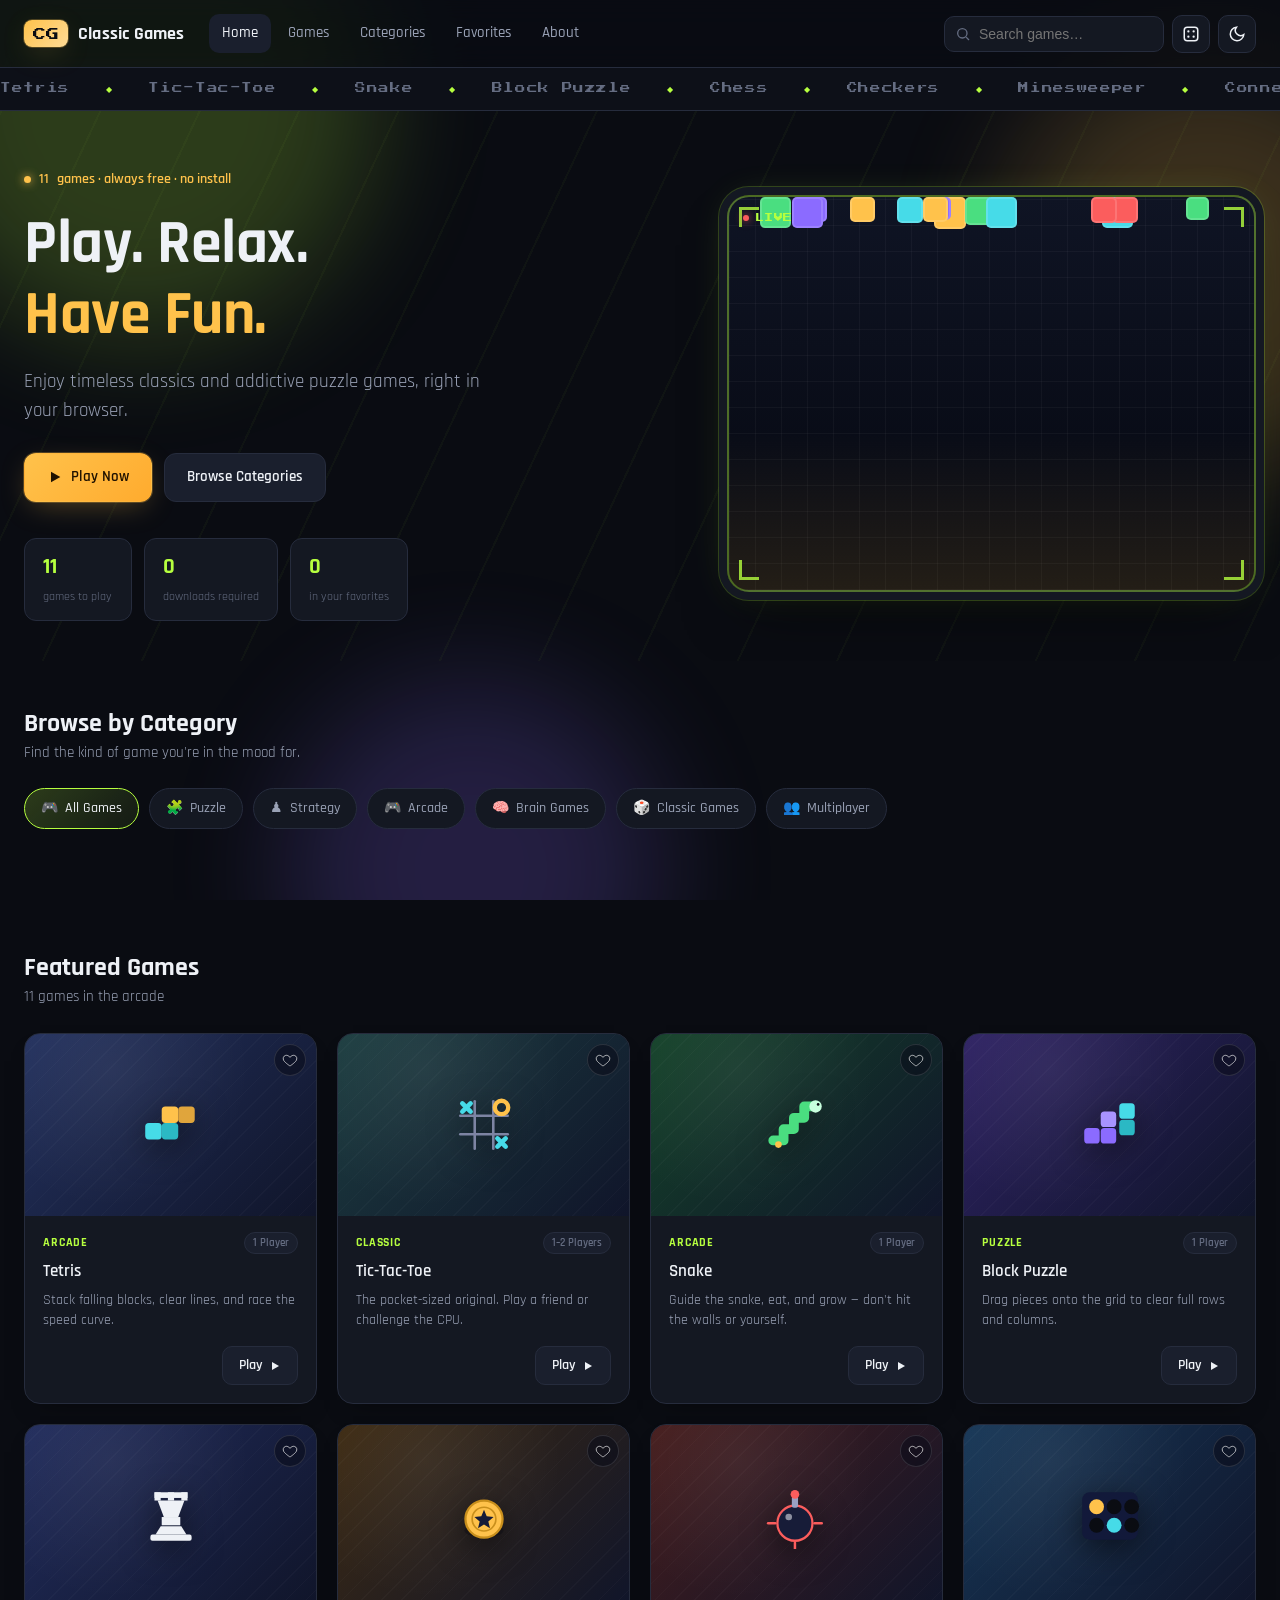
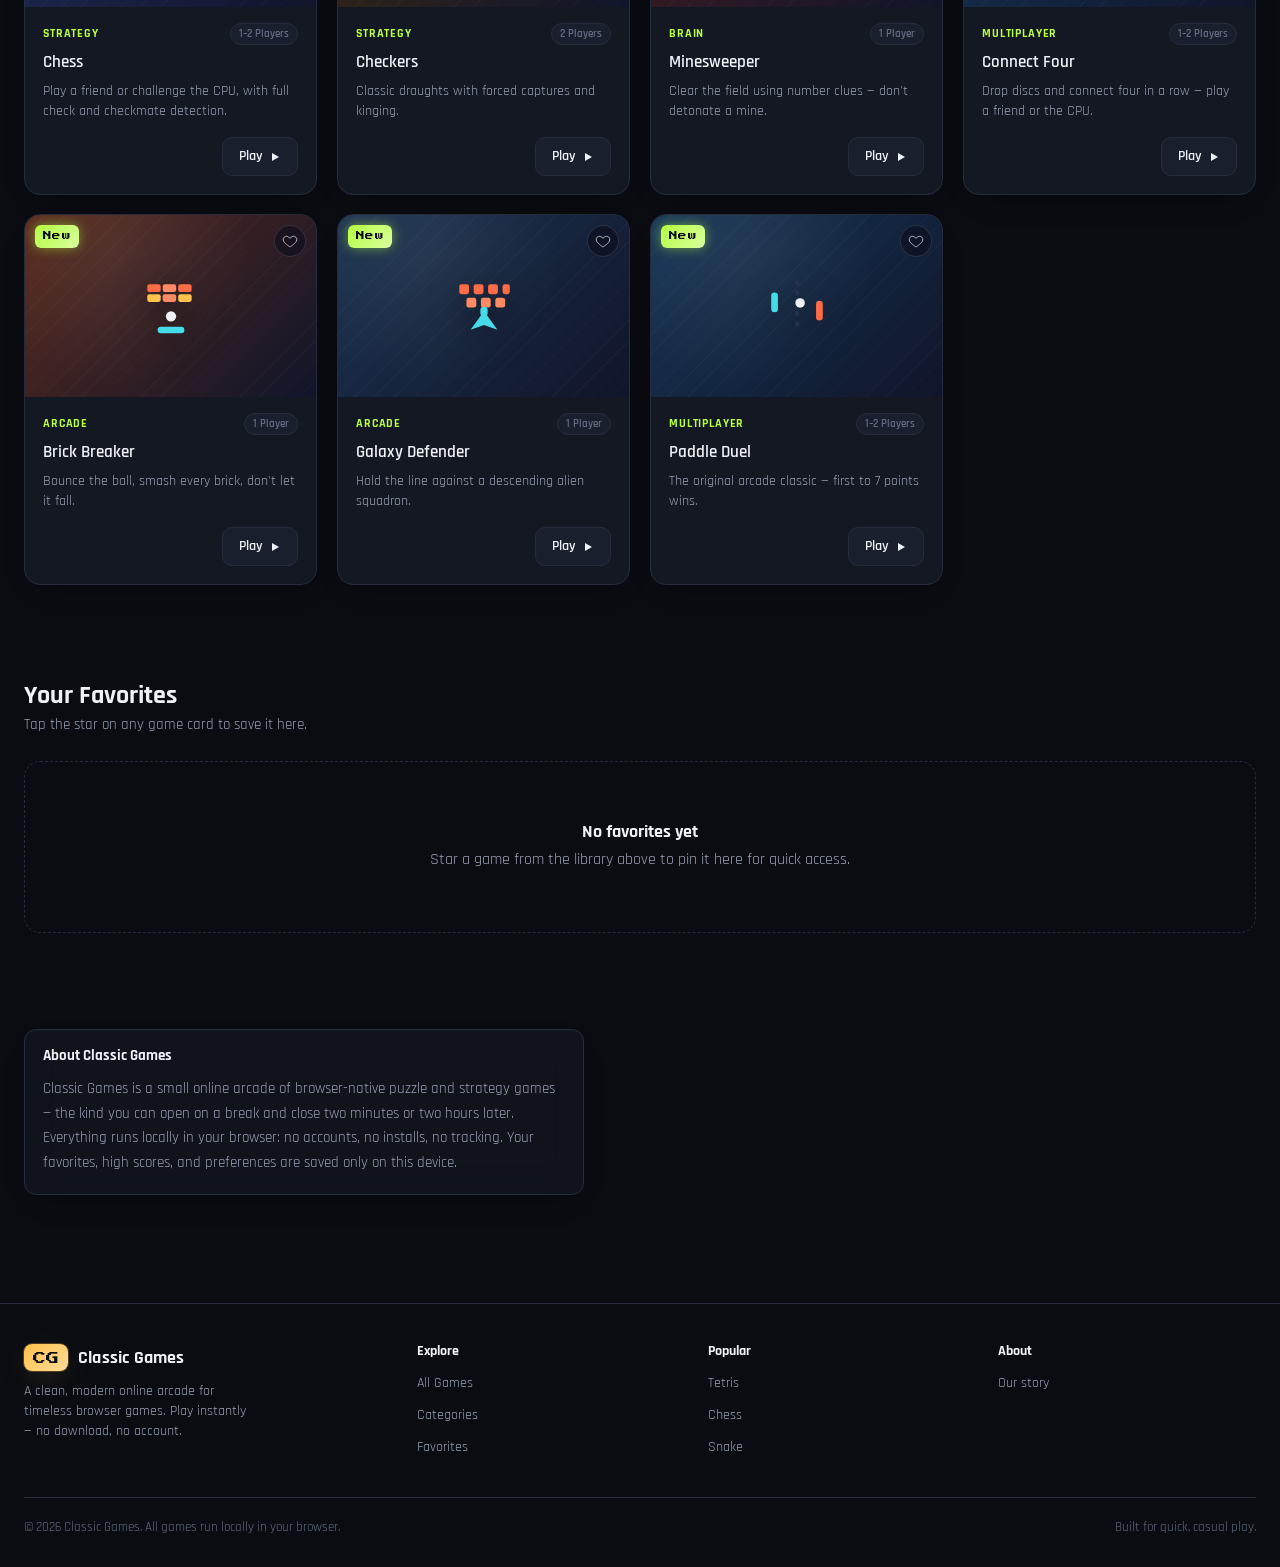
<file: index.html>
<!DOCTYPE html>
<html lang="en">
<head>
<meta charset="UTF-8">
<meta name="viewport" content="width=device-width, initial-scale=1.0">
<title>Classic Games — Play. Relax. Have Fun.</title>
<meta name="description" content="A modern online arcade of timeless browser games — Tetris, Chess, Snake, Minesweeper and more. No download, no account.">
<link rel="icon" href="data:image/svg+xml,<svg xmlns=%22http://www.w3.org/2000/svg%22 viewBox=%220 0 100 100%22><text y=%22.9em%22 font-size=%2290%22>🕹️</text></svg>">
<link rel="stylesheet" href="css/styles.css">
</head>
<body>
<div class="aurora" aria-hidden="true"><span></span><span></span><span></span></div>
<a href="#main" class="skip-link">Skip to content</a>

<header class="site-header">
  <div class="container">
    <a href="index.html" class="brand" aria-label="Classic Games home">
      <span class="brand-mark">CG</span>
      <span class="brand-name">Classic Games</span>
    </a>

    <nav class="main-nav" aria-label="Primary">
      <a href="index.html" class="active">Home</a>
      <a href="#library">Games</a>
      <a href="#categories">Categories</a>
      <a href="#favorites">Favorites</a>
      <a href="#about">About</a>
    </nav>

    <div class="header-actions">
      <div class="search-wrap">
        <svg class="search-icon" viewBox="0 0 24 24" fill="none" stroke="currentColor" stroke-width="2"><circle cx="11" cy="11" r="7"/><line x1="21" y1="21" x2="16.65" y2="16.65"/></svg>
        <input type="search" class="search-input" id="searchInput" placeholder="Search games…" aria-label="Search games">
      </div>
      <button class="icon-btn" id="randomBtn" title="Random game" aria-label="Play a random game">
        <svg viewBox="0 0 24 24" fill="none" stroke="currentColor" stroke-width="2"><rect x="3" y="3" width="18" height="18" rx="4"/><circle cx="8.5" cy="8.5" r="1.5" fill="currentColor" stroke="none"/><circle cx="15.5" cy="15.5" r="1.5" fill="currentColor" stroke="none"/><circle cx="15.5" cy="8.5" r="1.5" fill="currentColor" stroke="none"/><circle cx="8.5" cy="15.5" r="1.5" fill="currentColor" stroke="none"/></svg>
      </button>
      <button class="icon-btn" id="themeToggle" title="Toggle dark / light mode" aria-label="Toggle dark or light mode">
        <svg viewBox="0 0 24 24" fill="none" stroke="currentColor" stroke-width="2" id="themeIcon"><path d="M21 12.79A9 9 0 1 1 11.21 3 7 7 0 0 0 21 12.79z"/></svg>
      </button>
      <button class="icon-btn nav-toggle" id="navToggle" title="Menu" aria-label="Open menu" aria-expanded="false">
        <svg viewBox="0 0 24 24" fill="none" stroke="currentColor" stroke-width="2"><line x1="3" y1="6" x2="21" y2="6"/><line x1="3" y1="12" x2="21" y2="12"/><line x1="3" y1="18" x2="21" y2="18"/></svg>
      </button>
    </div>
  </div>
</header>

<div class="mobile-menu" id="mobileMenu">
  <a href="index.html">Home</a>
  <a href="#library">Games</a>
  <a href="#categories">Categories</a>
  <a href="#favorites">Favorites</a>
  <a href="#about">About</a>
  <button type="button" id="mobileRandomBtn">🎲 Random Game</button>
</div>

<div class="ticker" aria-hidden="true"><div class="ticker-track" id="tickerTrack"></div></div>

<main id="main">

  <section class="hero">
    <div class="container">
      <div class="hero-copy">
        <span class="hero-eyebrow"><span class="dot"></span><span id="eyebrowCount">8</span> games · always free · no install</span>
        <h1>Play. Relax.<br><span class="accent">Have Fun.</span></h1>
        <p class="hero-tagline">Enjoy timeless classics and addictive puzzle games, right in your browser.</p>
        <div class="hero-cta">
          <a href="#library" class="btn btn-primary" id="playNowBtn">
            <svg width="16" height="16" viewBox="0 0 24 24" fill="currentColor"><polygon points="6,4 20,12 6,20"/></svg>
            Play Now
          </a>
          <a href="#categories" class="btn btn-secondary">Browse Categories</a>
        </div>
        <div class="hero-stats">
          <div class="hero-stat"><b id="statGameCount">8</b><span>games to play</span></div>
          <div class="hero-stat"><b>0</b><span>downloads required</span></div>
          <div class="hero-stat"><b id="statFavCount">0</b><span>in your favorites</span></div>
        </div>
      </div>
      <div class="hero-screen" id="heroScreen" aria-hidden="true">
        <div class="rec-badge"><span class="dot"></span>LIVE</div>
        <div class="glow-bar"></div>
      </div>
    </div>
  </section>

  <section class="section" id="recent-section" hidden>
    <div class="container">
      <div class="section-head">
        <div><h2>Recently Played</h2><p>Jump back in where you left off.</p></div>
      </div>
      <div class="game-grid" id="recentGrid"></div>
    </div>
  </section>

  <section class="section" id="categories">
    <div class="container">
      <div class="section-head">
        <div><h2>Browse by Category</h2><p>Find the kind of game you're in the mood for.</p></div>
      </div>
      <div class="chip-row" id="categoryChips"></div>
    </div>
  </section>

  <section class="section" id="library">
    <div class="container">
      <div class="section-head">
        <div><h2 id="libraryTitle">Featured Games</h2><p id="libraryCount">8 games in the arcade</p></div>
      </div>
      <div class="game-grid" id="gameGrid"></div>
      <div class="empty-state" id="emptyState" hidden>
        <h3>No games match your search</h3>
        <p>Try a different keyword or clear your filters.</p>
      </div>
    </div>
  </section>

  <section class="section" id="favorites">
    <div class="container">
      <div class="section-head">
        <div><h2>Your Favorites</h2><p>Tap the star on any game card to save it here.</p></div>
      </div>
      <div class="game-grid" id="favoritesGrid"></div>
      <div class="empty-state" id="favEmptyState" hidden>
        <h3>No favorites yet</h3>
        <p>Star a game from the library above to pin it here for quick access.</p>
      </div>
    </div>
  </section>

  <section class="section" id="about">
    <div class="container">
      <div class="panel-card" style="max-width:70ch;">
        <h3>About Classic Games</h3>
        <p style="color:var(--text-muted); font-size:14.5px; line-height:1.7;">
          Classic Games is a small online arcade of browser-native puzzle and strategy games —
          the kind you can open on a break and close two minutes or two hours later. Everything
          runs locally in your browser: no accounts, no installs, no tracking. Your favorites,
          high scores, and preferences are saved only on this device.
        </p>
      </div>
    </div>
  </section>

</main>

<footer class="site-footer">
  <div class="container">
    <div class="footer-grid">
      <div class="footer-col">
        <div class="brand" style="margin-bottom:10px;">
          <span class="brand-mark">CG</span>
          <span class="brand-name">Classic Games</span>
        </div>
        <p>A clean, modern online arcade for timeless browser games. Play instantly — no download, no account.</p>
      </div>
      <div class="footer-col">
        <h4>Explore</h4>
        <ul>
          <li><a href="#library">All Games</a></li>
          <li><a href="#categories">Categories</a></li>
          <li><a href="#favorites">Favorites</a></li>
        </ul>
      </div>
      <div class="footer-col">
        <h4>Popular</h4>
        <ul>
          <li><a href="game.html?id=tetris">Tetris</a></li>
          <li><a href="game.html?id=chess">Chess</a></li>
          <li><a href="game.html?id=snake">Snake</a></li>
        </ul>
      </div>
      <div class="footer-col">
        <h4>About</h4>
        <ul>
          <li><a href="#about">Our story</a></li>
        </ul>
      </div>
    </div>
    <div class="footer-bottom">
      <span>© 2026 Classic Games. All games run locally in your browser.</span>
      <span>Built for quick, casual play.</span>
    </div>
  </div>
</footer>

<script src="js/games-data.js"></script>
<script src="js/storage.js"></script>
<script src="js/utils.js"></script>
<script src="js/main.js"></script>
</body>
</html>
</file>
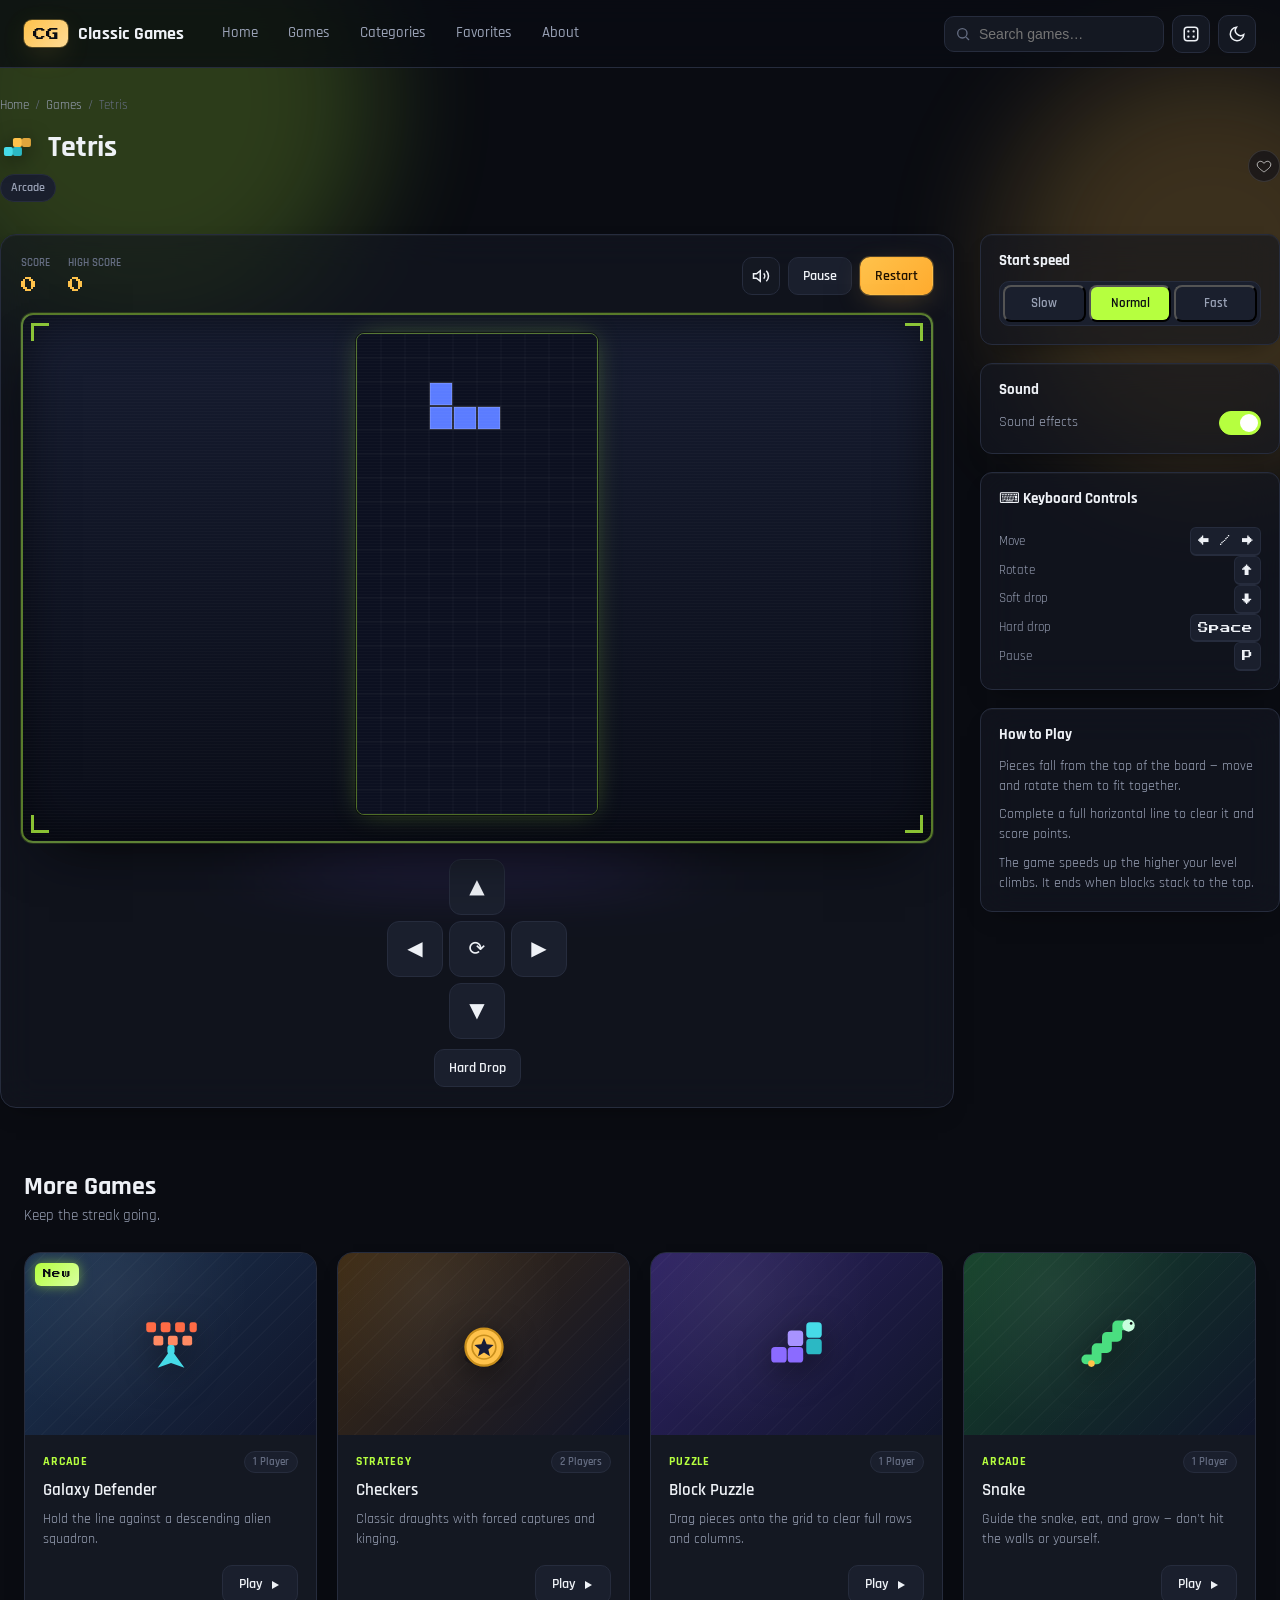
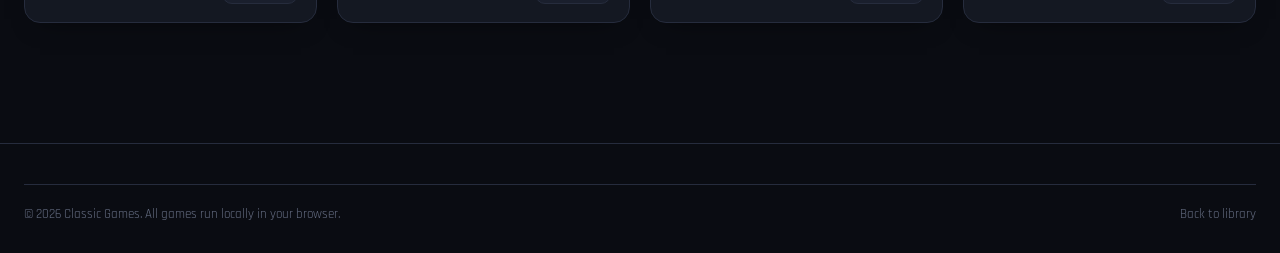
<file: game.html>
<!DOCTYPE html>
<html lang="en">
<head>
<meta charset="UTF-8">
<meta name="viewport" content="width=device-width, initial-scale=1.0, maximum-scale=1.0">
<title>Classic Games</title>
<link rel="icon" href="data:image/svg+xml,<svg xmlns=%22http://www.w3.org/2000/svg%22 viewBox=%220 0 100 100%22><text y=%22.9em%22 font-size=%2290%22>🕹️</text></svg>">
<link rel="stylesheet" href="css/styles.css">
</head>
<body>
<div class="aurora" aria-hidden="true"><span></span><span></span><span></span></div>
<a href="#main" class="skip-link">Skip to content</a>

<header class="site-header">
  <div class="container">
    <a href="index.html" class="brand" aria-label="Classic Games home">
      <span class="brand-mark">CG</span>
      <span class="brand-name">Classic Games</span>
    </a>
    <nav class="main-nav" aria-label="Primary">
      <a href="index.html">Home</a>
      <a href="index.html#library">Games</a>
      <a href="index.html#categories">Categories</a>
      <a href="index.html#favorites">Favorites</a>
      <a href="index.html#about">About</a>
    </nav>
    <div class="header-actions">
      <div class="search-wrap">
        <svg class="search-icon" viewBox="0 0 24 24" fill="none" stroke="currentColor" stroke-width="2"><circle cx="11" cy="11" r="7"/><line x1="21" y1="21" x2="16.65" y2="16.65"/></svg>
        <input type="search" class="search-input" id="searchInput" placeholder="Search games…" aria-label="Search games">
      </div>
      <button class="icon-btn" id="randomBtn" title="Random game" aria-label="Play a random game">
        <svg viewBox="0 0 24 24" fill="none" stroke="currentColor" stroke-width="2"><rect x="3" y="3" width="18" height="18" rx="4"/><circle cx="8.5" cy="8.5" r="1.5" fill="currentColor" stroke="none"/><circle cx="15.5" cy="15.5" r="1.5" fill="currentColor" stroke="none"/><circle cx="15.5" cy="8.5" r="1.5" fill="currentColor" stroke="none"/><circle cx="8.5" cy="15.5" r="1.5" fill="currentColor" stroke="none"/></svg>
      </button>
      <button class="icon-btn" id="themeToggle" title="Toggle dark / light mode" aria-label="Toggle dark or light mode">
        <svg viewBox="0 0 24 24" fill="none" stroke="currentColor" stroke-width="2" id="themeIcon"><path d="M21 12.79A9 9 0 1 1 11.21 3 7 7 0 0 0 21 12.79z"/></svg>
      </button>
      <button class="icon-btn nav-toggle" id="navToggle" title="Menu" aria-label="Open menu" aria-expanded="false">
        <svg viewBox="0 0 24 24" fill="none" stroke="currentColor" stroke-width="2"><line x1="3" y1="6" x2="21" y2="6"/><line x1="3" y1="12" x2="21" y2="12"/><line x1="3" y1="18" x2="21" y2="18"/></svg>
      </button>
    </div>
  </div>
</header>

<div class="mobile-menu" id="mobileMenu">
  <a href="index.html">Home</a>
  <a href="index.html#library">Games</a>
  <a href="index.html#categories">Categories</a>
  <a href="index.html#favorites">Favorites</a>
  <a href="index.html#about">About</a>
  <button type="button" id="mobileRandomBtn">🎲 Random Game</button>
</div>

<main id="main">
  <div class="container game-page-head">
    <div class="breadcrumb"><a href="index.html">Home</a><span>/</span><a href="index.html#library">Games</a><span>/</span><span id="crumbTitle"></span></div>
    <div class="game-title-row">
      <div>
        <h1><span class="title-icon" id="titleIcon"></span><span id="titleText"></span></h1>
        <div class="game-title-tags">
          <span class="tag-pill" id="catTag"></span>
        </div>
      </div>
      <button class="fav-btn" id="pageFavBtn" style="position:static;" aria-label="Toggle favorite">
        <svg viewBox="0 0 24 24"><path d="M12 21s-6.7-4.35-9.3-8.1C.8 9.7 2 6 5.4 5.1 7.6 4.5 9.8 5.5 12 8c2.2-2.5 4.4-3.5 6.6-2.9C22 6 23.2 9.7 21.3 12.9 18.7 16.65 12 21 12 21z"/></svg>
      </button>
    </div>
  </div>

  <div class="container game-layout">
    <section class="game-stage">
      <div class="stage-topbar">
        <div class="score-cluster">
          <div class="score-box"><span class="label" id="scoreLabelText">SCORE</span><span class="value" id="scoreValue">0</span></div>
          <div class="score-box"><span class="label">HIGH SCORE</span><span class="value" id="highScoreValue">0</span></div>
        </div>
        <div class="stage-controls">
          <button class="icon-btn" id="muteBtn" aria-label="Mute sound effects" title="Mute sound effects"></button>
          <button class="btn btn-secondary btn-sm" id="pauseBtn">Pause</button>
          <button class="btn btn-primary btn-sm" id="restartBtn">Restart</button>
        </div>
      </div>

      <div class="game-canvas-wrap" id="canvasWrap">
        <div class="overlay-msg" id="overlayMsg">
          <h3 id="overlayTitle">Paused</h3>
          <p id="overlayText"></p>
          <div class="hero-cta" id="overlayActions">
            <button class="btn btn-primary" id="overlayResumeBtn">Resume</button>
          </div>
        </div>
      </div>

      <div class="touch-controls" id="touchControls"></div>
    </section>

    <aside class="side-panel">
      <div class="panel-card" id="difficultyCard" hidden>
        <h3 id="difficultyLabel">Difficulty</h3>
        <div class="seg-group" id="difficultySeg"></div>
      </div>

      <div class="panel-card">
        <h3>Sound</h3>
        <div class="toggle-row">
          <span style="font-size:13.5px; color:var(--text-muted);">Sound effects</span>
          <label class="switch">
            <input type="checkbox" id="soundToggle">
            <span class="track"></span>
          </label>
        </div>
      </div>

      <div class="panel-card kbd-list" id="keyboardCard">
        <h3>⌨ Keyboard Controls</h3>
        <div id="kbdList"></div>
      </div>

      <div class="panel-card instructions">
        <h3>How to Play</h3>
        <div id="instructionsList"></div>
      </div>
    </aside>
  </div>

  <section class="more-games">
    <div class="container">
      <div class="section-head"><div><h2>More Games</h2><p>Keep the streak going.</p></div></div>
      <div class="game-grid" id="moreGamesGrid"></div>
    </div>
  </section>
</main>

<footer class="site-footer">
  <div class="container">
    <div class="footer-bottom">
      <span>© 2026 Classic Games. All games run locally in your browser.</span>
      <a href="index.html">Back to library</a>
    </div>
  </div>
</footer>

<script src="js/games-data.js"></script>
<script src="js/storage.js"></script>
<script src="js/sound.js"></script>
<script src="js/utils.js"></script>
<script src="js/games/tictactoe.js"></script>
<script src="js/games/snake.js"></script>
<script src="js/games/tetris.js"></script>
<script src="js/games/minesweeper.js"></script>
<script src="js/games/connect4.js"></script>
<script src="js/games/blockpuzzle.js"></script>
<script src="js/games/chess.js"></script>
<script src="js/games/checkers.js"></script>
<script src="js/games/brickbreaker.js"></script>
<script src="js/games/galaxydefender.js"></script>
<script src="js/games/paddleduel.js"></script>
<script src="js/game-page.js"></script>
</body>
</html>
</file>
<file: css/styles.css>
/* =========================================================
   CLASSIC GAMES — design tokens
   Palette: near-black gaming HUD, amber marquee glow (brand/CTA),
   acid-neon accent (hover/active states) — nodding to the
   Rajdhani-forward, high-contrast gamer aesthetic of the brief.
   Type: Rajdhani for everything (headings, UI, body) — one
         confident, angular gaming face — plus Press Start 2P
         used sparingly for the wordmark + score readouts,
         grounded in real arcade scoreboards, not decor.
   ========================================================= */

@import url('https://fonts.googleapis.com/css2?family=Rajdhani:wght@400;500;600;700&family=Inter:wght@400;500;600&family=Press+Start+2P&display=swap');

:root{
  --bg: #0a0c12;
  --bg-soft: #0d1018;
  --surface: #141822;
  --surface-2: #1a1f2d;
  --surface-border: #262c3d;
  --text: #eef1f6;
  --text-muted: #99a1b5;
  --text-faint: #656d82;

  --gold: #ffc24b;
  --gold-soft: #ffdb96;
  --violet: #8b6bff;
  --cyan: #46dbe8;
  --neon: #b6ff3f;
  --neon-soft: #d8ffa0;
  --green: #4ade80;
  --red: #fb5d5d;

  --radius-lg: 16px;
  --radius-md: 12px;
  --radius-sm: 7px;

  --shadow-glow-gold: 0 0 0 1px rgba(255,194,75,0.25), 0 8px 30px -8px rgba(255,194,75,0.35);
  --shadow-glow-violet: 0 0 0 1px rgba(182,255,63,0.3), 0 8px 30px -8px rgba(182,255,63,0.3);
  --shadow-card: 0 1px 0 rgba(255,255,255,0.03) inset, 0 12px 24px -16px rgba(0,0,0,0.6);
  --surface-glass: rgba(20, 24, 34, 0.66);

  --font-display: 'Rajdhani', system-ui, sans-serif;
  --font-body: 'Rajdhani', system-ui, sans-serif;
  --font-pixel: 'Press Start 2P', monospace;

  --header-h: 68px;
  --max-w: 1280px;
}

[data-theme="light"]{
  --bg: #f5f4fb;
  --bg-soft: #efeef9;
  --surface: #ffffff;
  --surface-2: #f2f1fb;
  --surface-border: #e1e0f2;
  --text: #1a1c2e;
  --text-muted: #55597d;
  --text-faint: #8b8eab;
  --shadow-card: 0 1px 0 rgba(255,255,255,0.6) inset, 0 12px 24px -16px rgba(30,20,80,0.18);
  --surface-glass: rgba(255, 255, 255, 0.62);
}

*, *::before, *::after{ box-sizing: border-box; }
html{ scroll-behavior: smooth; overflow-x: hidden; }
body{
  margin: 0;
  overflow-x: hidden;
  background: var(--bg);
  color: var(--text);
  font-family: var(--font-body);
  line-height: 1.5;
  -webkit-font-smoothing: antialiased;
  min-height: 100vh;
}

/* Slow-drifting aurora wash behind everything — a quiet ambient backdrop.
   Blurred, animated full-viewport layers are expensive to composite on phone
   GPUs, so this is a desktop/tablet-only touch — switched off below 760px. */
.aurora{ position: fixed; inset: 0; z-index: -1; overflow: hidden; pointer-events: none; }
.aurora span{
  position: absolute; border-radius: 50%; filter: blur(60px); opacity: 0.2;
  animation: aurora-drift ease-in-out infinite;
  will-change: transform;
}
.aurora span:nth-child(1){ width: 480px; height: 480px; background: var(--neon); top: -140px; left: -100px; animation-duration: 26s; }
.aurora span:nth-child(2){ width: 420px; height: 420px; background: var(--gold); top: 6%; right: -140px; animation-duration: 32s; animation-delay: -8s; }
.aurora span:nth-child(3){ width: 380px; height: 380px; background: var(--violet); bottom: -160px; left: 22%; animation-duration: 36s; animation-delay: -16s; }
@keyframes aurora-drift{
  0%, 100%{ transform: translate(0, 0) scale(1); }
  33%{ transform: translate(60px, 40px) scale(1.12); }
  66%{ transform: translate(-40px, 55px) scale(0.94); }
}
[data-theme="light"] .aurora span{ opacity: 0.12; }
@media (max-width: 760px){ .aurora{ display: none; } }
@media (prefers-reduced-motion: reduce){ .aurora span{ animation: none; } }
img{ max-width: 100%; display: block; }
a{ color: inherit; text-decoration: none; }
button{ font: inherit; color: inherit; }
ul{ margin: 0; padding: 0; list-style: none; }
h1,h2,h3,h4{ font-family: var(--font-display); margin: 0; line-height: 1.15; }
p{ margin: 0; }

@media (prefers-reduced-motion: reduce){
  *{ animation-duration: 0.001ms !important; animation-iteration-count: 1 !important; transition-duration: 0.001ms !important; scroll-behavior: auto !important; }
}

:focus-visible{
  outline: 2px solid var(--cyan);
  outline-offset: 2px;
  border-radius: 4px;
}

.container{ max-width: var(--max-w); margin: 0 auto; padding: 0 24px; }
.visually-hidden{
  position: absolute; width: 1px; height: 1px; margin: -1px; padding: 0;
  overflow: hidden; clip: rect(0,0,0,0); white-space: nowrap; border: 0;
}

/* ---------- Header / Nav ---------- */
.site-header{
  position: sticky; top: 0; z-index: 100;
  height: var(--header-h);
  display: flex; align-items: center;
  background: color-mix(in srgb, var(--bg) 78%, transparent);
  backdrop-filter: blur(14px) saturate(140%);
  border-bottom: 1px solid var(--surface-border);
}
.site-header .container{ display: flex; align-items: center; gap: 20px; width: 100%; }

.brand{ display: flex; align-items: center; gap: 10px; flex-shrink: 0; }
.brand-mark{
  font-family: var(--font-pixel);
  font-size: 13px;
  color: var(--bg);
  background: linear-gradient(135deg, var(--gold), var(--gold-soft));
  padding: 8px 9px 6px;
  border-radius: 8px;
  box-shadow: var(--shadow-glow-gold);
  line-height: 1;
}
.brand-name{ font-family: var(--font-display); font-weight: 700; font-size: 18px; letter-spacing: 0.2px; }

.main-nav{ display: flex; align-items: center; gap: 4px; margin-left: 4px; }
.main-nav a{
  padding: 9px 13px; border-radius: 10px; font-size: 14.5px; font-weight: 500;
  color: var(--text-muted); transition: color .18s ease, background .18s ease;
  white-space: nowrap;
}
.main-nav a:hover{ color: var(--neon); background: var(--surface); }
.main-nav a.active{ color: var(--text); background: var(--surface-2); }

.header-actions{ display: flex; align-items: center; gap: 8px; margin-left: auto; min-width: 0; }

.search-wrap{ position: relative; display: flex; align-items: center; min-width: 0; }
.search-input{
  width: 220px; max-width: 40vw;
  background: var(--surface); border: 1px solid var(--surface-border);
  color: var(--text); border-radius: 10px;
  padding: 9px 12px 9px 34px; font-size: 14px;
  transition: width .2s ease, border-color .2s ease;
}
.search-input:focus{ border-color: var(--neon); width: 260px; }
.search-icon{ position: absolute; left: 11px; width: 16px; height: 16px; color: var(--text-faint); pointer-events: none; }

.icon-btn{
  display: inline-flex; align-items: center; justify-content: center;
  width: 38px; height: 38px; border-radius: 10px;
  background: var(--surface); border: 1px solid var(--surface-border);
  cursor: pointer; transition: background .18s ease, transform .12s ease, border-color .18s ease;
}
.icon-btn:hover{ background: var(--surface-2); border-color: var(--neon); }
.icon-btn:active{ transform: scale(0.94); }
.icon-btn svg{ width: 18px; height: 18px; }

.nav-toggle{ display: none; }

/* ---------- Buttons ---------- */
.btn{
  display: inline-flex; align-items: center; justify-content: center; gap: 8px;
  padding: 12px 22px; border-radius: 12px; font-weight: 600; font-size: 15px;
  cursor: pointer; border: 1px solid transparent; transition: transform .15s ease, box-shadow .2s ease, background .2s ease, border-color .2s ease;
  white-space: nowrap;
}
.btn:active{ transform: translateY(1px) scale(0.99); }
.btn-primary{
  background: linear-gradient(135deg, var(--gold), #ffab2e);
  color: #201200; box-shadow: var(--shadow-glow-gold);
}
.btn-primary:hover{ box-shadow: 0 0 0 1px rgba(255,194,75,0.4), 0 12px 34px -8px rgba(255,194,75,0.55); }
.btn-secondary{
  background: var(--surface-2); color: var(--text); border-color: var(--surface-border);
}
.btn-secondary:hover{ border-color: var(--neon); }
.btn-ghost{ background: transparent; color: var(--text-muted); border-color: var(--surface-border); }
.btn-ghost:hover{ color: var(--text); border-color: var(--neon); }
.btn-sm{ padding: 8px 14px; font-size: 13.5px; border-radius: 10px; }
.btn-block{ width: 100%; }
.btn[disabled]{ opacity: 0.45; cursor: not-allowed; }

/* ---------- Hero ---------- */
.hero{ padding: 56px 0 40px; position: relative; overflow: hidden; }
.hero::before{
  content: ""; position: absolute; inset: 0; z-index: -1; pointer-events: none;
  background-image: repeating-linear-gradient(115deg, rgba(182,255,63,0.035) 0 2px, transparent 2px 90px);
}
.hero .container{ display: grid; grid-template-columns: minmax(0, 1.1fr) minmax(0, 0.9fr); gap: 56px; align-items: center; }
.hero-eyebrow{
  display: inline-flex; align-items: center; gap: 8px;
  color: var(--gold); font-size: 13.5px; font-weight: 600; margin-bottom: 18px;
}
.hero-eyebrow .dot{ width: 7px; height: 7px; border-radius: 50%; background: var(--gold); box-shadow: 0 0 10px var(--gold); }
.hero h1{
  font-size: clamp(38px, 5.4vw, 62px); font-weight: 700; letter-spacing: -0.5px;
  margin-bottom: 18px;
}
.hero h1 .accent{ color: var(--gold); }
.hero-tagline{ font-size: 19px; color: var(--text-muted); max-width: 46ch; margin-bottom: 28px; }
.hero-cta{ display: flex; gap: 12px; flex-wrap: wrap; }
.hero-stats{ display: flex; gap: 12px; margin-top: 36px; flex-wrap: wrap; }
.hero-stat{
  background: var(--surface); border: 1px solid var(--surface-border); border-radius: var(--radius-md);
  padding: 12px 18px; min-width: 108px;
}
.hero-stat b{ display: block; font-family: var(--font-display); font-size: 22px; color: var(--neon); }
.hero-stat span{ font-size: 12px; color: var(--text-faint); }

/* Arcade "screen" visual: animated falling-block grid, grounded in Tetris */
.hero-screen{
  position: relative; aspect-ratio: 4/3; border-radius: 22px; overflow: hidden;
  background: linear-gradient(180deg, #0f1424, #05070f);
  border: 2px solid rgba(182,255,63,0.4);
  box-shadow: 0 0 0 8px var(--surface), 0 0 0 9px rgba(182,255,63,0.2), 0 0 40px -12px rgba(182,255,63,0.3), 0 30px 60px -20px rgba(0,0,0,0.7);
}
.hero-screen::before{
  content: ""; position: absolute; inset: 0;
  background: repeating-linear-gradient(0deg, rgba(255,255,255,0.035) 0 1px, transparent 1px 26px),
              repeating-linear-gradient(90deg, rgba(255,255,255,0.035) 0 1px, transparent 1px 26px);
}
.hero-screen::after{
  content: ""; position: absolute; inset: 10px; pointer-events: none; z-index: 2;
  background:
    linear-gradient(var(--neon), var(--neon)) top left / 20px 3px no-repeat,
    linear-gradient(var(--neon), var(--neon)) top left / 3px 20px no-repeat,
    linear-gradient(var(--neon), var(--neon)) top right / 20px 3px no-repeat,
    linear-gradient(var(--neon), var(--neon)) top right / 3px 20px no-repeat,
    linear-gradient(var(--neon), var(--neon)) bottom left / 20px 3px no-repeat,
    linear-gradient(var(--neon), var(--neon)) bottom left / 3px 20px no-repeat,
    linear-gradient(var(--neon), var(--neon)) bottom right / 20px 3px no-repeat,
    linear-gradient(var(--neon), var(--neon)) bottom right / 3px 20px no-repeat;
  opacity: 0.8;
}
.hero-screen .rec-badge{
  position: absolute; top: 14px; left: 14px; z-index: 3; display: flex; align-items: center; gap: 6px;
  font-family: var(--font-pixel); font-size: 9px; color: var(--neon); letter-spacing: 0.05em;
}
.hero-screen .rec-badge .dot{ width: 6px; height: 6px; border-radius: 50%; background: var(--red); box-shadow: 0 0 8px var(--red); animation: blink 1.4s ease-in-out infinite; }
@keyframes blink{ 0%,100%{ opacity: 1; } 50%{ opacity: 0.25; } }
.hero-block{
  position: absolute; width: 26px; height: 26px; border-radius: 5px;
  animation: fall linear infinite;
  box-shadow: inset 0 0 0 2px rgba(255,255,255,0.15);
}
@keyframes fall{
  0%{ transform: translateY(-40px); opacity: 0; }
  8%{ opacity: 1; }
  100%{ transform: translateY(340px); opacity: 0; }
}
.hero-screen .glow-bar{
  position: absolute; bottom: 0; left: 0; right: 0; height: 40%;
  background: linear-gradient(180deg, transparent, rgba(255,194,75,0.12));
}

/* Scrolling game-name ticker beneath the header — arcade marquee touch */
.ticker{
  border-bottom: 1px solid var(--surface-border); background: var(--bg-soft);
  overflow: hidden; white-space: nowrap; padding: 9px 0;
}
.ticker-track{
  display: inline-flex; gap: 36px; animation: ticker-scroll 32s linear infinite;
  font-family: var(--font-pixel); font-size: 10.5px; letter-spacing: 0.06em; color: var(--text-faint);
}
.ticker-track span{ display: inline-flex; align-items: center; gap: 10px; }
.ticker-track span::after{ content: "◆"; color: var(--neon); font-size: 8px; margin-left: 26px; }
@keyframes ticker-scroll{ from{ transform: translateX(0); } to{ transform: translateX(-50%); } }
@media (prefers-reduced-motion: reduce){ .ticker-track{ animation: none; } }

/* ---------- Section headers ---------- */
.section{ padding: 48px 0; }
.section-head{
  display: flex; align-items: flex-end; justify-content: space-between; gap: 20px;
  margin-bottom: 24px; flex-wrap: wrap;
}
.section-head h2{ font-size: 26px; font-weight: 700; }
.section-head p{ color: var(--text-muted); font-size: 14.5px; margin-top: 4px; }

/* ---------- Category chips ---------- */
.chip-row{ display: flex; gap: 10px; flex-wrap: wrap; margin-bottom: 28px; }
.chip{
  display: inline-flex; align-items: center; gap: 7px;
  padding: 9px 16px; border-radius: 100px; font-size: 14px; font-weight: 500;
  background: var(--surface); border: 1px solid var(--surface-border); color: var(--text-muted);
  cursor: pointer; transition: all .16s ease;
}
.chip:hover{ color: var(--text); border-color: var(--neon); }
.chip.active{
  background: linear-gradient(135deg, rgba(182,255,63,0.2), rgba(182,255,63,0.06));
  border-color: var(--neon); color: var(--text);
}

/* ---------- Game grid & cards ---------- */
.game-grid{
  display: grid; grid-template-columns: repeat(auto-fill, minmax(250px, 1fr)); gap: 20px;
}
.game-card{
  --mx: 50%; --my: 40%; --rx: 0deg; --ry: 0deg;
  background: var(--surface); border: 1px solid var(--surface-border); border-radius: var(--radius-lg);
  overflow: hidden; display: flex; flex-direction: column; box-shadow: var(--shadow-card);
  transition: transform .18s ease, border-color .2s ease, box-shadow .2s ease;
  transform: perspective(800px) rotateX(var(--ry)) rotateY(var(--rx)) translateY(0);
  position: relative;
}
.game-card::before{
  content: ""; position: absolute; top: 0; left: 0; right: 0; height: 3px; z-index: 3;
  background: linear-gradient(90deg, var(--neon), var(--gold));
  transform: scaleX(0); transform-origin: left; transition: transform .25s ease;
}
.game-card::after{
  content: ""; position: absolute; inset: 0; z-index: 2; pointer-events: none; opacity: 0;
  background: radial-gradient(circle at var(--mx) var(--my), rgba(255,255,255,0.10), transparent 55%);
  transition: opacity .2s ease;
}
.game-card:hover::before{ transform: scaleX(1); }
.game-card:hover::after{ opacity: 1; }
.game-card:hover{
  transform: perspective(800px) rotateX(var(--ry)) rotateY(var(--rx)) translateY(-6px);
  border-color: var(--neon); box-shadow: var(--shadow-glow-violet);
}
@media (prefers-reduced-motion: reduce){ .game-card{ transform: none !important; } }
.new-badge{
  position: absolute; top: 10px; left: 10px; z-index: 2;
  font-family: var(--font-pixel); font-size: 8.5px; letter-spacing: 0.04em; color: #0a0c12;
  background: linear-gradient(135deg, var(--neon), var(--neon-soft));
  padding: 5px 8px; border-radius: 6px; box-shadow: 0 0 12px rgba(182,255,63,0.5);
}
.game-thumb{
  aspect-ratio: 16/10; position: relative; display: flex; align-items: center; justify-content: center;
  overflow: hidden;

}
.game-thumb::before{
  content: ""; position: absolute; inset: 0;
  background-image: radial-gradient(circle at 30% 20%, rgba(255,255,255,0.06), transparent 55%),
                     repeating-linear-gradient(135deg, rgba(255,255,255,0.025) 0 1px, transparent 1px 14px);
}
.game-thumb .thumb-icon{ position: relative; z-index: 1; filter: drop-shadow(0 8px 16px rgba(0,0,0,0.55)); transition: transform .25s ease; }
.game-thumb .thumb-icon svg{ width: 66px; height: 66px; display: block; }
.game-card:hover .thumb-icon{ transform: scale(1.08) translateY(-2px); }
.fav-btn{
  position: absolute; top: 10px; right: 10px; z-index: 2;
  width: 32px; height: 32px; border-radius: 50%;
  background: rgba(10,12,24,0.55); border: 1px solid rgba(255,255,255,0.12);
  display: flex; align-items: center; justify-content: center; cursor: pointer;
  backdrop-filter: blur(4px); transition: background .16s ease, transform .12s ease;
}
.fav-btn:hover{ transform: scale(1.08); }
.fav-btn svg{ width: 16px; height: 16px; stroke: #fff; fill: none; transition: fill .16s ease, stroke .16s ease; }
.fav-btn.is-fav svg{ fill: var(--gold); stroke: var(--gold); }

.game-info{ padding: 16px 18px 18px; display: flex; flex-direction: column; gap: 8px; flex: 1; }
.game-info-top{ display: flex; align-items: center; justify-content: space-between; gap: 8px; }
.game-cat-tag{ font-size: 12px; font-weight: 700; color: var(--neon); text-transform: uppercase; letter-spacing: 0.07em; }
.players-tag{
  font-size: 11px; font-weight: 600; color: var(--text-faint);
  background: var(--surface-2); border: 1px solid var(--surface-border);
  padding: 2px 8px; border-radius: 100px; white-space: nowrap;
}
.game-info h3{ font-size: 17px; font-weight: 600; }
.game-info p{ font-size: 13.5px; color: var(--text-muted); flex: 1; }
.game-card-foot{ display: flex; align-items: center; justify-content: space-between; margin-top: 8px; gap: 10px; }
.game-play-btn{
  padding: 8px 16px; border-radius: 10px; font-size: 13.5px; font-weight: 600;
  background: var(--surface-2); border: 1px solid var(--surface-border);
  transition: all .16s ease; display: inline-flex; align-items: center; gap: 6px;
}
.game-card:hover .game-play-btn{ background: linear-gradient(135deg, var(--gold), #ffab2e); color: #201200; border-color: transparent; }
.high-score-tag{ font-size: 11.5px; color: var(--text-faint); font-family: var(--font-pixel); }

.empty-state{
  text-align: center; padding: 60px 20px; color: var(--text-muted);
  border: 1px dashed var(--surface-border); border-radius: var(--radius-lg);
}
.empty-state h3{ font-size: 18px; margin-bottom: 6px; color: var(--text); }

/* ---------- Footer ---------- */
.site-footer{ border-top: 1px solid var(--surface-border); margin-top: 60px; padding: 40px 0 30px; }
.footer-grid{ display: grid; grid-template-columns: minmax(0,1.4fr) minmax(0,1fr) minmax(0,1fr) minmax(0,1fr); gap: 32px; margin-bottom: 30px; }
.footer-col h4{ font-size: 13.5px; margin-bottom: 12px; color: var(--text); }
.footer-col p{ color: var(--text-muted); font-size: 13.5px; max-width: 32ch; }
.footer-col ul li{ margin-bottom: 8px; }
.footer-col ul a{ font-size: 13.5px; color: var(--text-muted); transition: color .16s ease; }
.footer-col ul a:hover{ color: var(--gold); }
.footer-bottom{
  display: flex; justify-content: space-between; align-items: center; flex-wrap: wrap; gap: 10px;
  padding-top: 20px; border-top: 1px solid var(--surface-border); font-size: 12.5px; color: var(--text-faint);
}

/* =========================================================
   GAME PAGE
   ========================================================= */
.game-page-head{ padding: 28px 0 8px; }
.breadcrumb{ font-size: 13px; color: var(--text-faint); margin-bottom: 14px; display: flex; gap: 6px; align-items: center; }
.breadcrumb a{ color: var(--text-muted); }
.breadcrumb a:hover{ color: var(--gold); }
.game-title-row{ display: flex; align-items: center; justify-content: space-between; gap: 16px; flex-wrap: wrap; }
.game-title-row h1{ font-size: 30px; display: flex; align-items: center; gap: 12px; }
.game-title-row .title-icon{ display: inline-flex; }
.game-title-row .title-icon svg{ width: 36px; height: 36px; filter: drop-shadow(0 4px 10px rgba(0,0,0,0.5)); }
.game-title-tags{ display: flex; gap: 8px; margin-top: 8px; }
.tag-pill{
  font-size: 12px; font-weight: 600; padding: 4px 10px; border-radius: 100px;
  background: var(--surface-2); border: 1px solid var(--surface-border); color: var(--text-muted);
}

.game-layout{ display: grid; grid-template-columns: minmax(0, 1fr) 300px; gap: 26px; padding: 24px 0 56px; align-items: start; }

.game-stage{
  background: var(--surface-glass); backdrop-filter: blur(18px) saturate(140%); -webkit-backdrop-filter: blur(18px) saturate(140%);
  border: 1px solid var(--surface-border); border-radius: var(--radius-lg);
  padding: 20px; box-shadow: var(--shadow-card);
}
.stage-topbar{ display: flex; align-items: center; justify-content: space-between; gap: 12px; margin-bottom: 16px; flex-wrap: wrap; }
.score-cluster{ display: flex; gap: 18px; flex-wrap: wrap; }
.score-box{ display: flex; flex-direction: column; gap: 2px; }
.score-box .label{ font-size: 11px; color: var(--text-faint); font-weight: 600; }
.score-box .value{ font-family: var(--font-pixel); font-size: 16px; color: var(--gold); }
.stage-controls{ display: flex; gap: 8px; align-items: center; flex-wrap: wrap; }

.game-canvas-wrap{
  display: flex; align-items: center; justify-content: center;
  background: linear-gradient(180deg, #161c30, #0a0d18);
  border-radius: var(--radius-md); border: 2px solid rgba(182,255,63,0.45);
  box-shadow: 0 0 0 1px rgba(182,255,63,0.12), inset 0 0 50px rgba(0,0,0,0.55), 0 25px 55px -28px rgba(0,0,0,0.9);
  padding: 18px; min-height: 320px; position: relative; overflow: hidden;
  touch-action: none;
}
.game-canvas-wrap::before{
  content: ""; position: absolute; inset: 0; pointer-events: none; z-index: 2;
  background-image: repeating-linear-gradient(180deg, rgba(255,255,255,0.02) 0 1px, transparent 1px 3px);
}
/* HUD corner brackets — a viewfinder frame echoing an arcade-cabinet screen bezel */
.game-canvas-wrap::after{
  content: ""; position: absolute; inset: 8px; pointer-events: none; z-index: 2;
  background:
    linear-gradient(var(--neon), var(--neon)) top left / 18px 3px no-repeat,
    linear-gradient(var(--neon), var(--neon)) top left / 3px 18px no-repeat,
    linear-gradient(var(--neon), var(--neon)) top right / 18px 3px no-repeat,
    linear-gradient(var(--neon), var(--neon)) top right / 3px 18px no-repeat,
    linear-gradient(var(--neon), var(--neon)) bottom left / 18px 3px no-repeat,
    linear-gradient(var(--neon), var(--neon)) bottom left / 3px 18px no-repeat,
    linear-gradient(var(--neon), var(--neon)) bottom right / 18px 3px no-repeat,
    linear-gradient(var(--neon), var(--neon)) bottom right / 3px 18px no-repeat;
  opacity: 0.75;
}
.game-canvas-wrap canvas{
  max-width: 100%; height: auto; border-radius: 8px; position: relative; z-index: 1;
  border: 1px solid rgba(182,255,63,0.4); box-shadow: 0 0 0 1px rgba(0,0,0,0.5), 0 0 28px -6px rgba(182,255,63,0.35);
}

.overlay-msg{
  position: absolute; inset: 0; display: none; flex-direction: column; gap: 14px;
  align-items: center; justify-content: center; text-align: center;
  background: rgba(5,7,15,0.86); backdrop-filter: blur(3px); z-index: 5; padding: 20px;
}
.overlay-msg.show{ display: flex; }
.overlay-msg h3{ font-size: 22px; }
.overlay-msg p{ color: var(--text-muted); font-size: 14px; max-width: 34ch; }

.touch-controls{ display: none; margin-top: 16px; }
.touch-controls.active{ display: grid; }
.dpad{
  display: grid; grid-template-columns: 56px 56px 56px; grid-template-rows: 56px 56px 56px;
  gap: 6px; justify-content: center; margin: 0 auto;
}
.dpad button{
  background: var(--surface-2); border: 1px solid var(--surface-border); border-radius: 12px;
  display: flex; align-items: center; justify-content: center; font-size: 20px; color: var(--text);
}
.dpad button:active{ background: var(--neon); color: #0a0c12; }
.dpad .up{ grid-column: 2; grid-row: 1; }
.dpad .left{ grid-column: 1; grid-row: 2; }
.dpad .rotate{ grid-column: 2; grid-row: 2; }
.dpad .right{ grid-column: 3; grid-row: 2; }
.dpad .down{ grid-column: 2; grid-row: 3; }
.touch-row{ display: flex; justify-content: center; gap: 10px; margin-top: 10px; flex-wrap: wrap; }

.side-panel{ display: flex; flex-direction: column; gap: 18px; }
.panel-card{
  background: var(--surface-glass); backdrop-filter: blur(18px) saturate(140%); -webkit-backdrop-filter: blur(18px) saturate(140%);
  border: 1px solid var(--surface-border); border-radius: var(--radius-md);
  padding: 18px; box-shadow: var(--shadow-card);
}
.panel-card h3{ font-size: 14.5px; margin-bottom: 12px; display: flex; align-items: center; gap: 8px; }
.field{ margin-bottom: 14px; }
.field:last-child{ margin-bottom: 0; }
.field label{ display: block; font-size: 12.5px; color: var(--text-muted); margin-bottom: 6px; font-weight: 500; }
.select{
  width: 100%; padding: 9px 12px; border-radius: 10px; background: var(--surface-2);
  border: 1px solid var(--surface-border); color: var(--text); font-size: 14px;
}
.seg-group{ display: flex; background: var(--surface-2); border: 1px solid var(--surface-border); border-radius: 10px; padding: 3px; gap: 3px; }
.seg-group button{
  flex: 1; padding: 7px 8px; border-radius: 8px; font-size: 12.5px; font-weight: 600; background: transparent; color: var(--text-muted);
}
.seg-group button.active{ background: var(--neon); color: #0a0c12; }

.kbd-list{ display: flex; flex-direction: column; gap: 8px; }
.kbd-row{ display: flex; align-items: center; justify-content: space-between; font-size: 13px; color: var(--text-muted); }
.kbd{
  font-family: var(--font-pixel); font-size: 10.5px; background: var(--surface-2);
  border: 1px solid var(--surface-border); border-bottom-width: 2px; padding: 5px 7px; border-radius: 6px; color: var(--text);
}
.instructions p{ font-size: 13.5px; color: var(--text-muted); margin-bottom: 8px; }
.instructions p:last-child{ margin-bottom: 0; }

.toggle-row{ display: flex; align-items: center; justify-content: space-between; }
.switch{ position: relative; width: 42px; height: 24px; }
.switch input{ opacity: 0; width: 0; height: 0; }
.switch .track{
  position: absolute; inset: 0; background: var(--surface-2); border: 1px solid var(--surface-border);
  border-radius: 100px; transition: background .2s ease; cursor: pointer;
}
.switch .track::before{
  content: ""; position: absolute; width: 18px; height: 18px; left: 2px; top: 2px;
  background: var(--text-muted); border-radius: 50%; transition: transform .2s ease, background .2s ease;
}
.switch input:checked + .track{ background: var(--neon); border-color: var(--neon); }
.switch input:checked + .track::before{ transform: translateX(18px); background: #fff; }

/* Minesweeper / Tic-Tac-Toe / Connect4 / Checkers / Chess / Block puzzle grids */
.grid-board{ display: grid; gap: 4px; }
.cell{
  display: flex; align-items: center; justify-content: center; user-select: none;
  background: var(--surface-2); border: 1px solid var(--surface-border); border-radius: 6px;
  font-weight: 700; cursor: pointer; transition: background .12s ease, transform .1s ease;
}
.cell:hover{ background: #262e50; }

.ttt-board{ grid-template-columns: repeat(3, var(--cell, 84px)); grid-template-rows: repeat(3, var(--cell, 84px)); }
.ttt-board .cell{ font-size: calc(var(--cell, 84px) * 0.48); font-family: var(--font-display); border-radius: 10px; }
.ttt-board .cell.x, .ttt-board .cell.o{ transition: transform .15s ease; }
.ttt-board .cell.x:hover, .ttt-board .cell.o:hover{ transform: scale(1.12) translateY(-2px); }
.ttt-board .cell.x{ color: var(--cyan); text-shadow: 0 1px 0 #bffbff, 0 3px 0 #1a6b74, 0 5px 2px #0d3438, 0 8px 14px rgba(0,0,0,0.55); }
.ttt-board .cell.o{ color: var(--gold); text-shadow: 0 1px 0 #ffe9b8, 0 3px 0 #a3730f, 0 5px 2px #5c4108, 0 8px 14px rgba(0,0,0,0.55); }
.ttt-board .cell.win{ background: rgba(74,222,128,0.18); border-color: var(--green); }

.c4-board{ background: #12193a; padding: 10px; border-radius: 14px; display: inline-grid; gap: min(1.6vw, 8px); grid-template-columns: repeat(7, var(--cell, 46px)); grid-template-rows: repeat(6, var(--cell, 46px)); box-shadow: inset 0 3px 10px rgba(0,0,0,0.5); }
.c4-cell{
  width: var(--cell, 46px); height: var(--cell, 46px); border-radius: 50%; background: #05070f;
  border: 1px solid var(--surface-border); cursor: pointer; position: relative;
  box-shadow: inset 0 3px 5px rgba(0,0,0,0.65);
}
.c4-cell.p1::after, .c4-cell.p2::after{
  content: ""; position: absolute; inset: 7%; border-radius: 50%;
  box-shadow:
    inset 0 3px 4px rgba(255,255,255,0.5), inset 0 -6px 8px rgba(0,0,0,0.4),
    inset 0 0 0 2px rgba(0,0,0,0.15),
    0 5px 3px -1px rgba(0,0,0,0.35), 0 9px 12px -3px rgba(0,0,0,0.55);
  transition: transform .15s ease;
}
.c4-cell.p1:hover::after, .c4-cell.p2:hover::after{ transform: translateY(-3px); }
.c4-cell.p1::after{ background: radial-gradient(circle at 32% 26%, #fff3d0, var(--gold) 55%, #c98a12 100%); }
.c4-cell.p2::after{ background: radial-gradient(circle at 32% 26%, #e3fffc, var(--cyan) 55%, #1a97a8 100%); }

.ms-board{ display: inline-grid; gap: 2px; background: #05070f; padding: 8px; border-radius: 10px; }
.ms-cell{
  width: var(--cell, 28px); height: var(--cell, 28px); font-size: calc(var(--cell, 28px) * 0.46); border-radius: 4px;
  background: var(--surface-2); border: 1px solid var(--surface-border);
  box-shadow: inset 0 1px 0 rgba(255,255,255,0.06), inset 0 -2px 3px rgba(0,0,0,0.3);
  display: flex; align-items: center; justify-content: center; cursor: pointer; font-weight: 700;
}
.ms-cell.open{ background: #0e1224; box-shadow: inset 0 2px 4px rgba(0,0,0,0.5); cursor: default; }
.ms-cell.mine{ background: var(--red); }
.ms-cell.flag{ color: var(--gold); }

.chess-board{ display: inline-grid; grid-template-columns: repeat(8, var(--cell, 46px)); grid-template-rows: repeat(8, var(--cell, 46px)); border-radius: 10px; overflow: hidden; border: 1px solid var(--surface-border); }
.chess-cell{
  display: flex; align-items: center; justify-content: center; font-size: calc(var(--cell, 46px) * 0.64); cursor: pointer; position: relative;
}
.chess-cell.light{ background: #2b3260; }
.chess-cell.dark{ background: #171c38; }
/* Pieces read as carved, lit tokens rather than flat glyphs — a warm raised
   ivory finish for White, a dark polished finish with a light rim (so it
   doesn't vanish into the dark squares) for Black. Both lift slightly on
   hover/selection for a tactile, "sitting above the board" feel. */
.chess-cell.piece-w, .chess-cell.piece-b{ transition: transform .15s ease; }
.chess-cell.piece-w:hover, .chess-cell.piece-b:hover{ transform: translateY(-3px) scale(1.08); }
.chess-cell.piece-w{
  color: #f7f2e4;
  text-shadow: 0 1px 0 #fff, 0 -1px 1px rgba(0,0,0,0.25), 0 3px 1px #d8cba8, 0 6px 3px rgba(0,0,0,0.35), 0 10px 14px rgba(0,0,0,0.6);
}
.chess-cell.piece-b{
  color: #20232f;
  text-shadow:
    -1px -1px 0 rgba(200,208,240,0.5), 1px -1px 0 rgba(200,208,240,0.5),
    -1px 1px 0 rgba(200,208,240,0.35), 1px 1px 0 rgba(200,208,240,0.35),
    0 3px 1px rgba(0,0,0,0.6), 0 9px 13px rgba(0,0,0,0.65);
}
.chess-cell.selected{ box-shadow: inset 0 0 0 3px var(--gold); }
.chess-cell.selected.piece-w, .chess-cell.selected.piece-b{ transform: translateY(-5px) scale(1.12); }
.chess-cell.move-hint::after{ content:""; width: 28%; height: 28%; border-radius: 50%; background: rgba(255,194,75,0.55); position: absolute; box-shadow: 0 2px 4px rgba(0,0,0,0.4); }
.chess-cell.capture-hint{ box-shadow: inset 0 0 0 3px rgba(251,93,93,0.7); }
.chess-cell.last-move{ background-color: rgba(182,255,63,0.28) !important; }
.chess-cell.in-check{ background-color: rgba(251,93,93,0.5) !important; }

.checkers-board{ display: inline-grid; grid-template-columns: repeat(8, var(--cell, 46px)); grid-template-rows: repeat(8, var(--cell, 46px)); border-radius: 10px; overflow: hidden; border: 1px solid var(--surface-border); }
.checkers-cell{ display: flex; align-items: center; justify-content: center; cursor: default; position: relative; }
.checkers-cell.light{ background: #2b3260; }
.checkers-cell.dark{ background: #171c38; cursor: pointer; }
.checkers-cell.selected .checker-piece{ transform: translateY(-4px) scale(1.1); box-shadow: inset 0 3px 4px rgba(255,255,255,0.4), inset 0 -5px 7px rgba(0,0,0,0.4), 0 10px 14px rgba(0,0,0,0.55); }
.checkers-cell.move-hint::after{ content:""; width: 28%; height: 28%; border-radius: 50%; background: rgba(74,222,128,0.6); position: absolute; box-shadow: 0 2px 4px rgba(0,0,0,0.4); }
.checker-piece{
  width: calc(var(--cell, 46px) * 0.74); height: calc(var(--cell, 46px) * 0.74); border-radius: 50%;
  box-shadow:
    inset 0 3px 4px rgba(255,255,255,0.4), inset 0 -5px 7px rgba(0,0,0,0.4),
    inset 0 0 0 3px rgba(0,0,0,0.18),
    0 5px 3px -1px rgba(0,0,0,0.35), 0 9px 12px -2px rgba(0,0,0,0.55);
  border: 1px solid rgba(0,0,0,0.25);
  transition: transform .15s ease, box-shadow .15s ease;
}
.checkers-cell.dark:hover .checker-piece{ transform: translateY(-3px); }
.checker-piece.p1{ background: radial-gradient(circle at 32% 26%, #fff3d0, var(--gold) 55%, #c98a12 100%); }
.checker-piece.p2{ background: radial-gradient(circle at 32% 26%, #f2f4ff, #8b93c9 55%, #565f96 100%); }
.checker-piece.king::after{ content:"★"; display:flex; align-items:center; justify-content:center; height:100%; color:#3a2a00; font-size: calc(var(--cell, 46px) * 0.32); text-shadow: 0 1px 0 rgba(255,255,255,0.3); }

.bp-board{ display: inline-grid; gap: 3px; background: #05070f; padding: 8px; border-radius: 10px; grid-template-columns: repeat(8, var(--cell, 34px)); grid-template-rows: repeat(8, var(--cell, 34px)); }
.bp-cell{ width: var(--cell, 34px); height: var(--cell, 34px); border-radius: 5px; background: var(--surface-2); border: 1px solid var(--surface-border); }
.bp-cell.filled{ background: linear-gradient(135deg, var(--violet), #6b4bff); border-color: transparent; box-shadow: inset 0 1px 0 rgba(255,255,255,0.25), inset 0 -3px 4px rgba(0,0,0,0.3), 0 2px 4px rgba(0,0,0,0.3); }
.bp-tray{ display: flex; gap: 14px; justify-content: center; margin-top: 16px; flex-wrap: wrap; }
.bp-piece{ display: inline-grid; gap: 2px; padding: 6px; border-radius: 8px; cursor: grab; background: var(--surface-2); border: 1px solid var(--surface-border); }
.bp-piece.dragging{ opacity: 0.5; }
.bp-piece .pc{ width: 16px; height: 16px; border-radius: 3px; background: transparent; }
.bp-piece .pc.on{ background: linear-gradient(135deg, var(--gold), #ffab2e); }
.bp-piece.selected{ border-color: var(--gold); box-shadow: 0 0 0 2px rgba(255,194,75,0.3); }

.more-games{ padding: 8px 0 60px; }

/* ---------- Responsive ---------- */
@media (max-width: 980px){
  .hero .container{ grid-template-columns: minmax(0, 1fr); }
  .hero-screen{ order: -1; max-width: 420px; margin: 0 auto; }
  .footer-grid{ grid-template-columns: minmax(0,1fr) minmax(0,1fr); }
  .game-layout{ grid-template-columns: minmax(0, 1fr); }
}

@media (max-width: 760px){
  .main-nav{ display: none; }
  .nav-toggle{ display: inline-flex; }
  .header-actions{ gap: 6px; }
  .search-input{ width: 108px; }
  .search-input:focus{ width: 140px; }
  #randomBtn{ display: none; } /* moved into the hamburger menu below, header has no room for it */
  .game-grid{ grid-template-columns: minmax(0, 1fr); }
  .footer-grid{ grid-template-columns: minmax(0,1fr) minmax(0,1fr); gap: 22px; }
  .hero{ padding: 34px 0 24px; }
  /* backdrop-filter is expensive to composite on phone GPUs, especially across
     several stacked panels — fall back to a plain solid surface on mobile. */
  .game-stage, .panel-card{
    backdrop-filter: none; -webkit-backdrop-filter: none;
    background: var(--surface);
  }
}

@media (max-width: 400px){
  .brand-name{ display: none; } /* keep just the CG badge on very narrow phones */
  .search-input{ width: 84px; }
  .icon-btn{ width: 34px; height: 34px; }
}

.mobile-menu{
  display: none; position: fixed; inset: var(--header-h) 0 0 0; z-index: 90;
  background: var(--bg); padding: 20px; overflow-y: auto;
}
.mobile-menu.open{ display: block; }
.mobile-menu a, .mobile-menu button{
  display: block; width: 100%; padding: 14px 6px; font-size: 17px; text-align: left;
  border: none; border-bottom: 1px solid var(--surface-border); background: none; color: var(--text);
  font-family: var(--font-body); cursor: pointer;
}

.skip-link{
  position: absolute; left: -999px; top: 0; background: var(--gold); color: #201200;
  padding: 10px 16px; border-radius: 0 0 10px 0; z-index: 200; font-weight: 600;
}
.skip-link:focus{ left: 0; }
</file>
